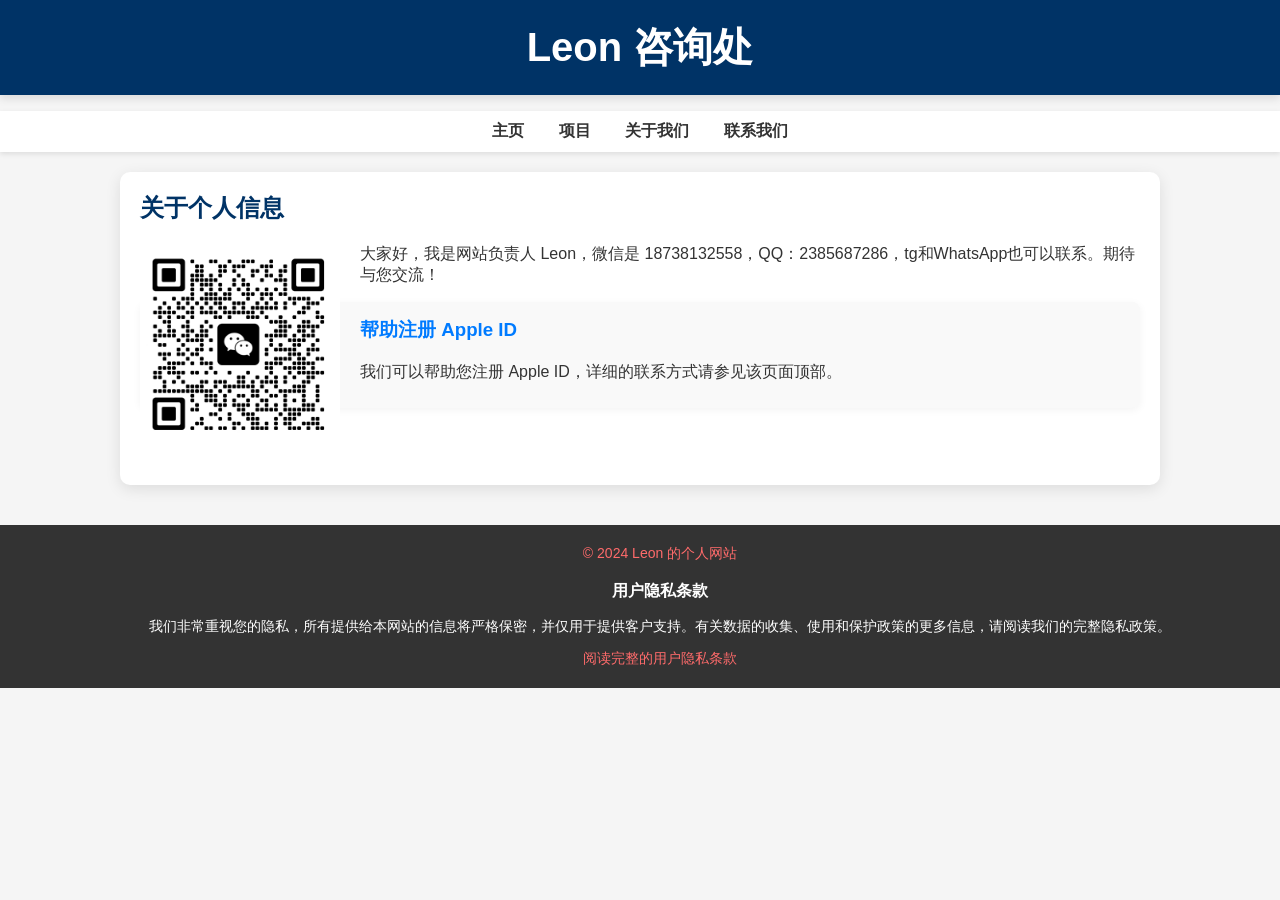
<file: index.html>
<!DOCTYPE html>
<html lang="zh">

<head>
    <meta charset="UTF-8">
    <meta name="viewport" content="width=device-width, initial-scale=1.0">
    <title>Leon 的网站</title>
    <link rel="stylesheet" type="text/css" href="styles.css">
    <style>
        body {
            font-family: 'Roboto', sans-serif;
            background-color: #f5f5f5;
            color: #333;
            margin: 0;
        }

        header {
            text-align: center;
            background-color: #003366;
            color: #ffffff;
            padding: 20px 0;
            box-shadow: 0 4px 8px rgba(0, 0, 0, 0.1);
            position: sticky;
            top: 0;
            z-index: 1000;
        }

        nav {
            background-color: #ffffff;
            box-shadow: 0 2px 5px rgba(0, 0, 0, 0.1);
            margin-bottom: 20px;
        }

        nav ul {
            list-style-type: none;
            padding: 10px;
            text-align: center;
        }

        nav ul li {
            display: inline;
            margin: 0 15px;
        }

        nav ul li a {
            text-decoration: none;
            color: #333;
            font-weight: bold;
            transition: color 0.3s;
        }

        nav ul li a:hover {
            color: #ff6b6b;
        }

        .container {
            display: flex;
            flex-direction: column;
            align-items: center;
            margin-top: 20px;
            padding: 20px;
            background: white;
            border-radius: 10px;
            box-shadow: 0 4px 15px rgba(0, 0, 0, 0.1);
            max-width: 1000px;
            margin-left: auto;
            margin-right: auto;
        }

        .content {
            text-align: left;
            width: 100%;
        }

        .content img {
            float: left;
            margin-right: 20px;
            margin-bottom: 20px;
        }

        h2 {
            color: #003366;
            margin-top: 0;
        }

        .services {
            margin-top: 30px;
        }

        .service-item {
            background: #f9f9f9;
            padding: 15px;
            border-radius: 8px;
            box-shadow: 0 2px 8px rgba(0, 0, 0, 0.05);
            margin-bottom: 20px;
        }

        .service-item h3 {
            color: #007BFF;
            margin-top: 0;
        }

        .service-item p {
            margin: 10px 0;
        }

        footer {
            text-align: center;
            margin-top: 40px;
            padding: 20px;
            background-color: #333;
            color: #fff;
            font-size: 14px;
        }

        a {
            text-decoration: none;
            color: #ff6b6b;
            transition: color 0.3s;
        }

        a:hover {
            color: #f7d94e;
        }
    </style>
</head>

<body>
    <header>
        <h1>Leon 咨询处</h1>
    </header>
    <nav>
        <ul>
            <li><a href="index.html">主页</a></li>
            <li><a href="xiangmu.html">项目</a></li>
            <li><a href="#about">关于我们</a></li>
            <li><a href="#contact">联系我们</a></li>
        </ul>
    </nav>
    <div class="container">
        <div class="content">
            <h2 id="about">关于个人信息</h2>
            <img src="wchat.jpg" alt="Leon 的微信照片" width="200">
            <p>大家好，我是网站负责人 Leon，微信是 18738132558，QQ：2385687286，tg和WhatsApp也可以联系。期待与您交流！</p>
            <div class="service-item">
                <h3>帮助注册 Apple ID</h3>
                <p>我们可以帮助您注册 Apple ID，详细的联系方式请参见该页面顶部。</p>
            </div>
        </div>
    </div>
    <footer>
        <a href="thanks_page.html" id="copyrightLink">&copy; 2024 Leon 的个人网站</a>
        <div class="privacy-policy">
            <h3>用户隐私条款</h3>
            <p>我们非常重视您的隐私，所有提供给本网站的信息将严格保密，并仅用于提供客户支持。有关数据的收集、使用和保护政策的更多信息，请阅读我们的完整隐私政策。</p>
            <a href="yonghutiaok.html">阅读完整的用户隐私条款</a>
        </div>
    </footer>

    <script>
        document.getElementById('copyrightLink').addEventListener('click', function (e) {
            e.preventDefault();
            window.location.href = "thanks_page.html";
            setTimeout(function () {
                window.scrollTo(0, document.body.scrollHeight);
                const audio = new Audio('malave.mp3');
                audio.play();
            }, 500);
        });
    </script>
</body>

</html>
</file>
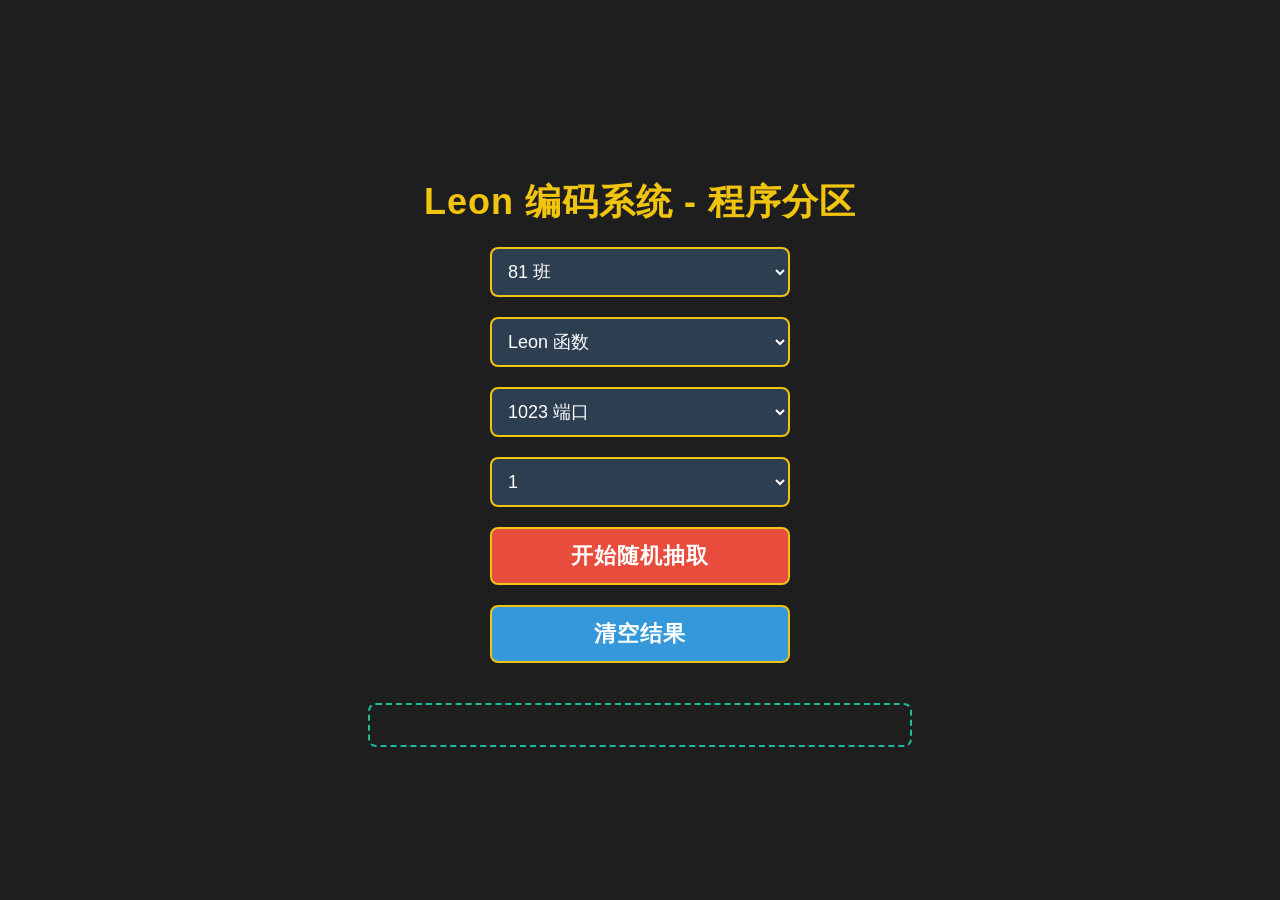
<file: choujiangxit.html>
<!DOCTYPE html>
<html lang="en">

<head>
    <meta charset="UTF-8">
    <meta name="viewport" content="width=device-width, initial-scale=1.0">
    <title>抽奖程序</title>
    <style>
        body {
            margin: 0;
            padding: 0;
            background-color: #1e1e1e;
            color: #fff;
            display: flex;
            flex-direction: column;
            justify-content: center;
            align-items: center;
            height: 100vh;
            font-family: 'Arial', sans-serif;
        }

        h1 {
            font-size: 36px;
            text-align: center;
            margin-bottom: 20px;
            color: #f1c40f;
            letter-spacing: 1px;
        }

        select, button {
            padding: 12px;
            font-size: 18px;
            margin-bottom: 20px;
            border-radius: 8px;
            border: 2px solid #f1c40f;
            background-color: #2c3e50;
            color: white;
            width: 300px;
            max-width: 80%;
            transition: background-color 0.3s ease, transform 0.3s ease;
        }

        select:focus, button:focus {
            outline: none;
            transform: scale(1.05);
        }

        button {
            font-size: 22px;
            background-color: #e74c3c;
            cursor: pointer;
            text-transform: uppercase;
            font-weight: bold;
            letter-spacing: 1px;
        }

        button:hover {
            background-color: #c0392b;
        }

        button:active {
            transform: scale(0.98);
        }

        #clearButton {
            background-color: #3498db;
        }

        #clearButton:hover {
            background-color: #2980b9;
        }

        .result {
            font-size: 32px;
            text-align: center;
            margin-top: 20px;
            color: #1abc9c;
            padding: 20px;
            border: 2px dashed #1abc9c;
            border-radius: 8px;
            width: 80%;
            max-width: 500px;
            word-wrap: break-word;
        }

        @media (max-width: 768px) {
            h1 {
                font-size: 28px;
            }

            select, button {
                font-size: 16px;
                padding: 10px;
            }

            .result {
                font-size: 24px;
            }
        }
    </style>
</head>

<body>
    <h1>Leon 编码系统 - 程序分区</h1>
    <select id="classSelect">
        <option value="81">81 班</option>
        <option value="82">82 班</option>
    </select>
    <select id="functionSelect">
        <option value="Leon">Leon 函数</option>
        <option value="Michael">Michael 函数</option>
        <option value="LEONAI">LEONAI 函数</option>
    </select>
    <select id="portSelect">
        <option value="1023">1023 端口</option>
        <option value="8012">8012 端口</option>
        <option value="COTI">COTI 端口</option>
        <option value="CENT">CENT 端口</option>
        <option value="CIPP">CIPP 端口</option>
        <option value="1087">1087 端口</option>
        <option value="1012">1012 端口</option>
        <option value="1056">1056 端口</option>
        <option value="AI">AI 端口</option>
    </select>
    <select id="numSelect">
        <option value="1">1</option>
        <option value="2">2</option>
        <option value="3">3</option>
        <option value="4">4</option>
        <option value="5">5</option>
        <option value="6">6</option>
        <option value="7">7</option>
        <option value="8">8</option>
        <option value="9">9</option>
        <option value="10">10</option>
    </select>
    <button id="drawButton">开始随机抽取</button>
    <button id="clearButton">清空结果</button>
    <div class="result"></div>

    <script>
        let class81Names = ["郑笑晓", "康炜岩", "刘一诺", "刘雨晴", "杨梓萌", "侯俊虎", "韩丛晴", "娄浩泽", "石文静", "朱雨萱", "周钲涵", "何宏靓", "李照阁", "刘佳乐", "王子雅", "王思颖", "刘思雨", "葛建业", "苑莉珠", "杜香萌", "毛家润", "司浩轩", "邱天宇", "焦瑾萱", "张思雨", "张雨琛", "赵乐源", "李雨晨", "程子怡", "吴瑞", "孟如媛", "张梦涵", "窦帅", "周紫涵", "李金磊", "郝思博", "朱兰雨", "杨豹", "胡紫涵", "王鹏举", "张许诺", "赵明阳", "付恩萌", "陈梦雅", "曾兰格", "李慧轩", "邹祎明", "裴明淇", "何子晨", "李瑞程", "张语浩", "张帅杰", "揭语辰", "寇亢", "王一轩", "王宇文", "付永豪", "聂政林", "王浩龙", "高晨浩", "姜炳言", "杨子言"];
        let class82Names = ["李君浩", "胡昭宇", "贾松睿", "付子旭", "周品宇", "周于翔", "刘文嵩", "徐晨曦", "窦林茂", "张俊轩", "张梓轩", "苏浩宇", "袁圣皓", "李炫乐", "许煜博", "耿远航", "黄琰哲", "牛宇轩", "朱林浩", "冯子轩", "樊柯均", "李奥帅", "王晨宇", "刘凯文", "肖腾", "刘奥涵", "刘道兴", "王栩恺", "吴亿豪", "何佳霖", "张思雅", "陈子墨", "张艺彤", "张淼淼", "程钰欣", "张紫涵", "杨一彤", "王琳菲", "刘舒雅", "梁菲凡", "孔瑞涵", "程新月", "赵紫涵", "范紫晗", "许恒嘉", "谭舒丹", "王涵", "姜雨晗", "郎艺珂", "胡蝶", "刘希蕊", "周雨彤", "贾亦萱", "李雨馨", "刘云舒", "齐静文", "张佳优", "王梦瑶", "祝诺冰", "张芮文", "赵婧雯", "李云鸽"];

        document.getElementById('drawButton').addEventListener('click', function () {
            const selectedClass = document.getElementById('classSelect').value;
            let selectedNames;
            if (selectedClass === "81") {
                selectedNames = class81Names;
            } else {
                selectedNames = class82Names;
            }
            const selectedNum = parseInt(document.getElementById('numSelect').value);
            const resultNames = [];
            while (resultNames.length < selectedNum) {
                let randomIndex = Math.floor(Math.random() * selectedNames.length);
                let randomName = selectedNames[randomIndex];
                if (!resultNames.includes(randomName)) {
                    resultNames.push(randomName);
                }
            }
            const selectedFunction = document.getElementById('functionSelect').value;
            const selectedPort = document.getElementById('portSelect').value;
            const resultText = `中奖者：${resultNames.join(', ')}`;
            document.querySelector('.result').textContent = resultText;
        });

        document.getElementById('clearButton').addEventListener('click', function () {
            document.querySelector('.result').textContent = '';
        });
    </script>
</body>

</html>
</file>
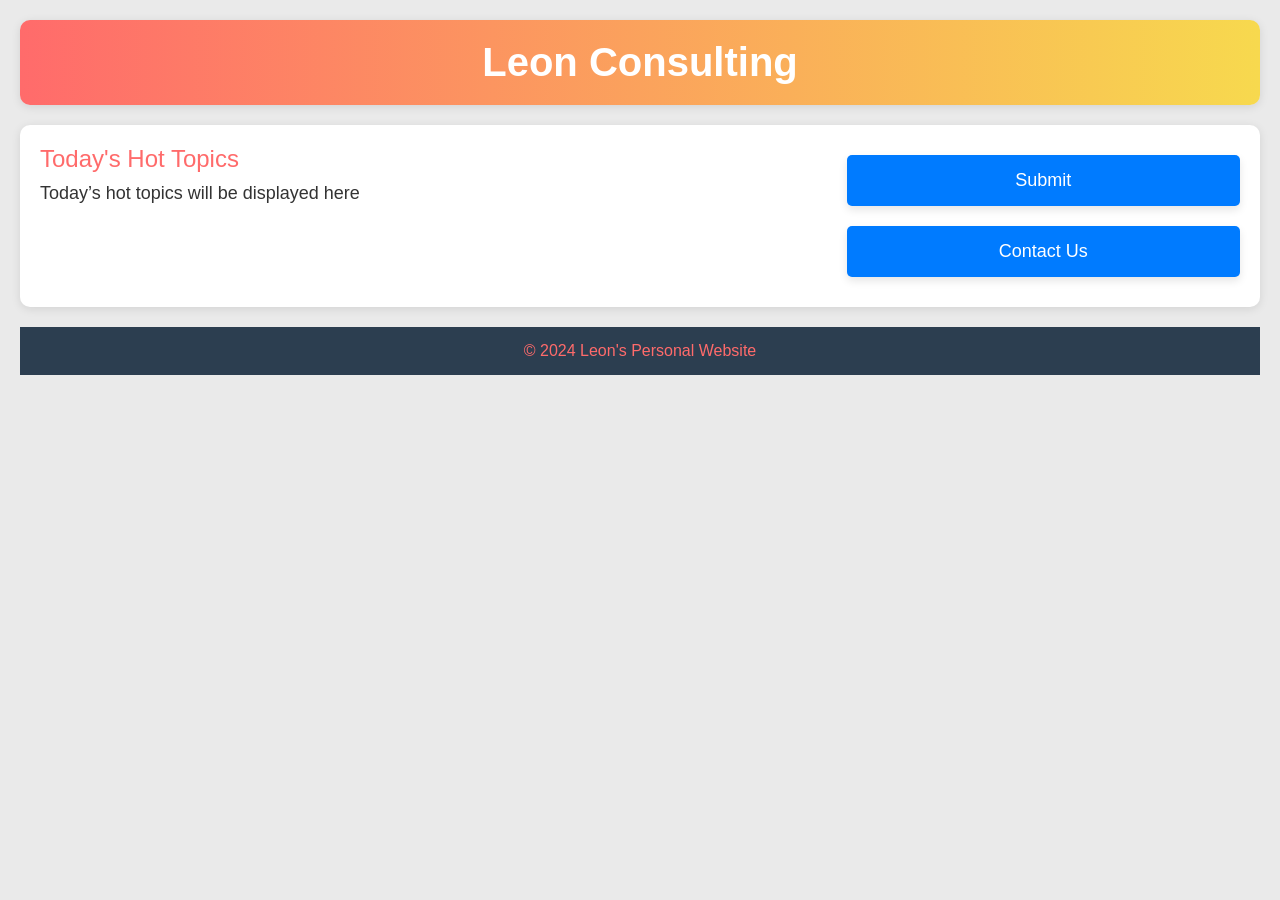
<file: enindex.html>
<!DOCTYPE html>
<html lang="en">

<head>
    <meta charset="UTF-8">
    <meta name="viewport" content="width=device-width, initial-scale=1.0">
    <title>Leon's Official Website</title>
    <link rel="stylesheet" type="text/css" href="styles.css">
    <style>
        body {
            font-family: 'Roboto', sans-serif;
            background-color: #eaeaea;
            color: #333;
            margin: 0;
            padding: 20px;
        }

        header {
            text-align: center;
            background: linear-gradient(90deg, #ff6b6b, #f7d94e);
            color: white;
            padding: 20px 0;
            border-radius: 10px;
            box-shadow: 0 2px 10px rgba(0, 0, 0, 0.1);
        }

        .container {
            display: flex;
            margin-top: 20px;
            padding: 20px;
            background: white;
            border-radius: 10px;
            box-shadow: 0 2px 10px rgba(0, 0, 0, 0.1);
            max-width: 1200px;
            margin-left: auto;
            margin-right: auto;
        }

        .left-column {
            flex: 2;
            padding-right: 20px;
        }

        .right-column {
            flex: 1;
            display: flex;
            flex-direction: column;
            justify-content: center;
            align-items: flex-start;
        }

        button {
            background-color: #007BFF; /* Blue */
            color: white;
            border: none;
            padding: 15px 30px;
            margin: 10px 0;
            border-radius: 5px;
            cursor: pointer;
            transition: background-color 0.3s, transform 0.3s;
            font-size: 18px;
            width: 100%;
        }

        button:hover {
            background-color: #0056b3; /* Darker blue */
            transform: scale(1.05);
        }

        footer {
            text-align: center;
            margin-top: 20px;
        }

        a {
            text-decoration: none;
            color: #ff6b6b;
        }

        .topics {
            font-size: 24px;
            color: #ff6b6b;
            margin-bottom: 10px;
        }

        .sub-topic {
            font-size: 18px;
            color: #333;
            margin-top: 5px;
        }
    </style>
</head>

<body>
    <header>
        <h1>Leon Consulting</h1>
    </header>
    <div class="container">
        <div class="left-column">
            <div class="topics">Today's Hot Topics</div>
            <div class="sub-topic">Today’s hot topics will be displayed here</div>
        </div>
        <div class="right-column">
            <button onclick="window.location.href='entogao.html'">Submit</button>
            <button onclick="window.location.href='enlianxiwomem.html'">Contact Us</button>
        </div>
    </div>
    <footer>
        <a href="thanks_page.html" id="copyrightLink">&copy; 2024 Leon's Personal Website</a>
    </footer>

    <script>
        document.getElementById('copyrightLink').addEventListener('click', function (e) {
            e.preventDefault();
            window.location.href = "thanks_page.html";
            setTimeout(function () {
                window.scrollTo(0, document.body.scrollHeight);
                const audio = new Audio('malave.mp3');
                audio.play();
            }, 500);
        });
    </script>
</body>

</html>
</file>
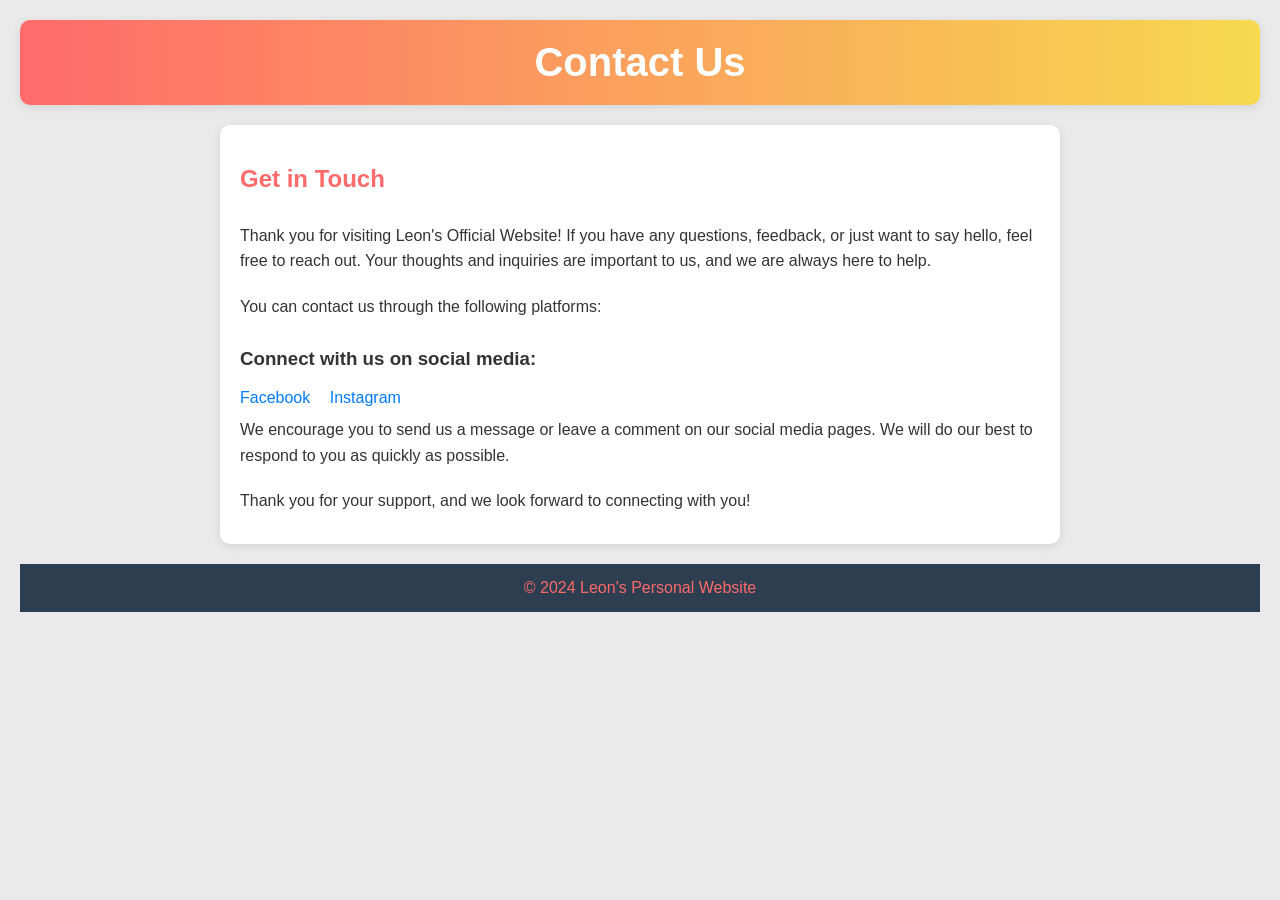
<file: enlianxiwomem.html>
<!DOCTYPE html>
<html lang="en">

<head>
    <meta charset="UTF-8">
    <meta name="viewport" content="width=device-width, initial-scale=1.0">
    <title>Contact Us - Leon's Official Website</title>
    <link rel="stylesheet" type="text/css" href="styles.css">
    <style>
        body {
            font-family: 'Roboto', sans-serif;
            background-color: #eaeaea;
            color: #333;
            margin: 0;
            padding: 20px;
        }

        header {
            text-align: center;
            background: linear-gradient(90deg, #ff6b6b, #f7d94e);
            color: white;
            padding: 20px 0;
            border-radius: 10px;
            box-shadow: 0 2px 10px rgba(0, 0, 0, 0.1);
        }

        .container {
            display: flex;
            flex-direction: column;
            margin-top: 20px;
            padding: 20px;
            background: white;
            border-radius: 10px;
            box-shadow: 0 2px 10px rgba(0, 0, 0, 0.1);
            max-width: 800px;
            margin-left: auto;
            margin-right: auto;
        }

        h2 {
            color: #ff6b6b;
            transition: transform 0.3s, color 0.3s;
        }

        h2:hover {
            transform: scale(1.05);
            color: #d94c4c;
        }

        p {
            line-height: 1.6;
            margin: 10px 0;
            transition: color 0.3s;
        }

        p:hover {
            color: #007BFF;
        }

        .social-links a {
            color: #007BFF;
            text-decoration: none;
            margin-right: 15px;
            transition: color 0.3s;
        }

        .social-links a:hover {
            text-decoration: underline;
            color: #0056b3;
        }

        footer {
            text-align: center;
            margin-top: 20px;
        }

        a {
            text-decoration: none;
            color: #ff6b6b;
        }
    </style>
</head>

<body>
    <header>
        <h1>Contact Us</h1>
    </header>
    <div class="container">
        <h2>Get in Touch</h2>
        <p>
            Thank you for visiting Leon's Official Website! If you have any questions, feedback, or just want to say hello, feel free to reach out. 
            Your thoughts and inquiries are important to us, and we are always here to help.
        </p>
        <p>
            You can contact us through the following platforms:
        </p>
        <div class="social-links">
            <h3>Connect with us on social media:</h3>
            <a href="https://www.facebook.com/profile.php?id=61566155703914" target="_blank">Facebook</a>
            <a href="https://www.instagram.com/leonmichealdazzle/?__pwa=1">Instagram</a>
        </div>
        <p>
            We encourage you to send us a message or leave a comment on our social media pages. We will do our best to respond to you as quickly as possible.
        </p>
        <p>
            Thank you for your support, and we look forward to connecting with you!
        </p>
    </div>
    <footer>
        <a href="thanks_page.html" id="copyrightLink">&copy; 2024 Leon's Personal Website</a>
    </footer>

    <script>
        document.getElementById('copyrightLink').addEventListener('click', function (e) {
            e.preventDefault();
            window.location.href = "thanks_page.html";
        });
    </script>
</body>

</html>
</file>
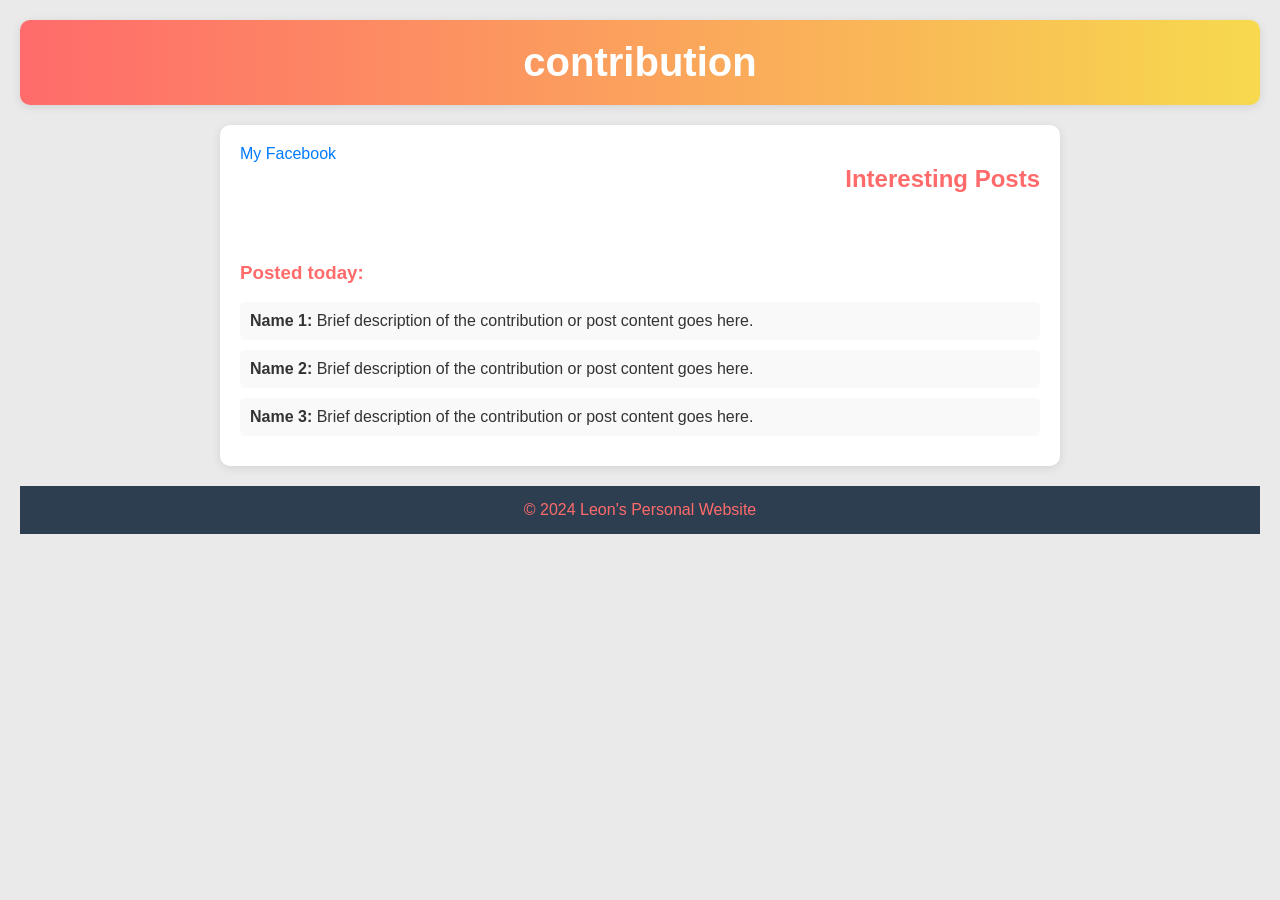
<file: entogao.html>
<!DOCTYPE html>
<html lang="en">

<head>
    <meta charset="UTF-8">
    <meta name="viewport" content="width=device-width, initial-scale=1.0">
    <title>Submit Your Contribution</title>
    <link rel="stylesheet" type="text/css" href="styles.css">
    <style>
        body {
            font-family: 'Roboto', sans-serif;
            background-color: #eaeaea;
            color: #333;
            margin: 0;
            padding: 20px;
        }

        header {
            text-align: center;
            background: linear-gradient(90deg, #ff6b6b, #f7d94e);
            color: white;
            padding: 20px 0;
            border-radius: 10px;
            box-shadow: 0 2px 10px rgba(0, 0, 0, 0.1);
        }

        .container {
            display: flex;
            flex-direction: column;
            align-items: center;
            margin-top: 20px;
            padding: 20px;
            background: white;
            border-radius: 10px;
            box-shadow: 0 2px 10px rgba(0, 0, 0, 0.1);
            max-width: 800px;
            margin-left: auto;
            margin-right: auto;
        }

        h2 {
            color: #ff6b6b;
            margin-bottom: 10px;
        }

        .link-section {
            display: flex;
            justify-content: space-between;
            width: 100%;
            margin-bottom: 20px;
        }

        .link-section a {
            color: #007BFF;
            text-decoration: none;
        }

        .interesting-posts {
            margin-top: 20px;
            width: 100%;
            text-align: left;
        }

        .interesting-posts h3 {
            color: #ff6b6b;
        }

        .post {
            background: #f9f9f9;
            border-radius: 5px;
            padding: 10px;
            margin: 10px 0;
        }

        footer {
            text-align: center;
            margin-top: 20px;
        }

        a {
            text-decoration: none;
            color: #ff6b6b;
        }
    </style>
</head>

<body>
    <header>
        <h1>contribution</h1>
    </header>
    <div class="container">
        <div class="link-section">
            <div><a href="https://www.facebook.com/profile.php?id=61566155703914">My Facebook</a></div>
            <div><h2>Interesting Posts</h2></div>
        </div>
        
        <div class="interesting-posts">
            <h3>Posted today:</h3>
            <div class="post">
                <strong>Name 1:</strong> Brief description of the contribution or post content goes here.
            </div>
            <div class="post">
                <strong>Name 2:</strong> Brief description of the contribution or post content goes here.
            </div>
            <div class="post">
                <strong>Name 3:</strong> Brief description of the contribution or post content goes here.
            </div>
            <!-- Add pagination controls here if necessary -->
        </div>
    </div>
    <footer>
        <a href="thanks_page.html" id="copyrightLink">&copy; 2024 Leon's Personal Website</a>
    </footer>

    <script>
        document.getElementById('copyrightLink').addEventListener('click', function (e) {
            e.preventDefault();
            window.location.href = "thanks_page.html";
            setTimeout(function () {
                window.scrollTo(0, document.body.scrollHeight);
                const audio = new Audio('malave.mp3');
                audio.play();
            }, 500);
        });
    </script>
</body>

</html>
</file>
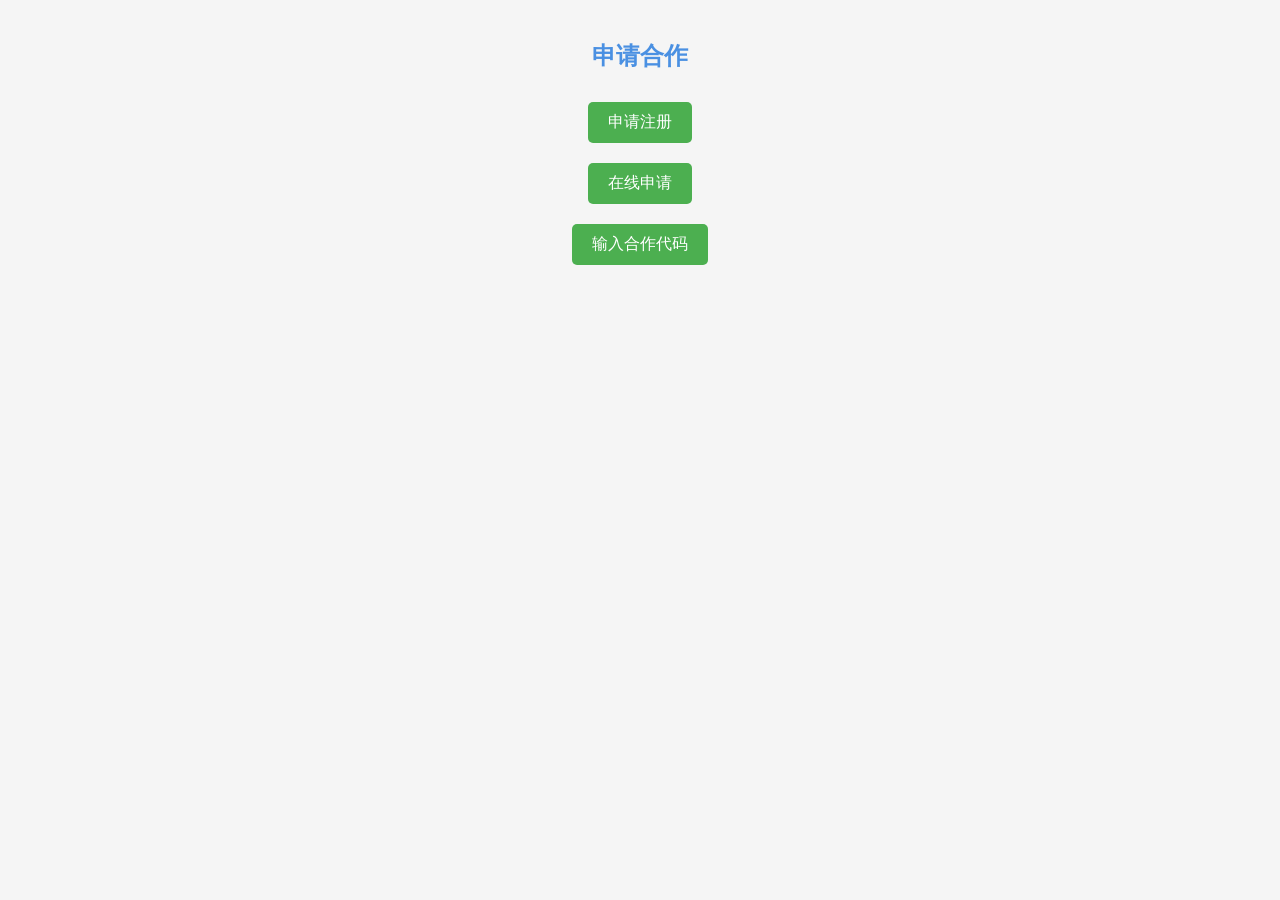
<file: number.html>
<!DOCTYPE html>
<html lang="en">

<head>
  <meta charset="UTF-8">
  <meta name="viewport" content="width=device-width, initial-scale=1.0">
  <title>联系方式</title>
  <style>
    body {
      font-family: Arial, sans-serif;
      background-color: #f5f5f5;
      margin: 0;
      padding: 20px;
      display: flex;
      flex-direction: column;
      align-items: center;
    }

    h2 {
      color: #4a90e2;
      margin-bottom: 20px;
    }

    button {
      background-color: #4CAF50;
      color: white;
      border: none;
      border-radius: 5px;
      padding: 10px 20px;
      margin: 10px;
      cursor: pointer;
      font-size: 16px;
      transition: background-color 0.3s;
    }

    button:hover {
      background-color: #45a049;
    }

    #numberDiv {
      margin-top: 20px;
      padding: 10px;
      border: 1px solid #ccc;
      border-radius: 5px;
      background-color: white;
      width: 300px;
      text-align: center;
    }

    #result {
      margin-top: 20px;
      padding: 10px;
      border: 1px solid #ccc;
      border-radius: 5px;
      background-color: #e7f3fe;
      color: #31708f;
      width: 300px;
      text-align: center;
      display: none; /* Initially hidden */
    }
  </style>
</head>

<body>
  <h2>申请合作</h2>
  <button onclick="showNumber()">申请注册</button>
  <div id="numberDiv" style="display: none;">
    <p>手机号：<strong>18738132558</strong> 或者扫描主页二维码</p>
  </div>

  <button onclick="submitApplication()">在线申请</button>
  <button onclick="inputCode()">输入合作代码</button>

  <div id="result"></div>

  <script>
    var contractCodes = ["1U5Z3G2A", "9M4P7F6S", "5R8L2C7X"];

    function showNumber() {
      var div = document.getElementById('numberDiv');
      div.style.display = div.style.display === 'none' ? 'block' : 'none';
    }

    function submitApplication() {
      alert('请联系管理员进行后续操作。');
    }

    function inputCode() {
      var inputCode = prompt('请输入合约代码').trim().toUpperCase();
      var resultDiv = document.getElementById('result');
      if (contractCodes.includes(inputCode)) {
        resultDiv.innerHTML = '该网站所有合作商都是正规合作商。第二合作商提供的商品均留 20%的利润，且所有的利润都会用于优化网站。';
        resultDiv.style.display = 'block';
      } else {
        alert('代码错误');
        resultDiv.style.display = 'none';
      }
    }
  </script>
</body>

</html>
</file>
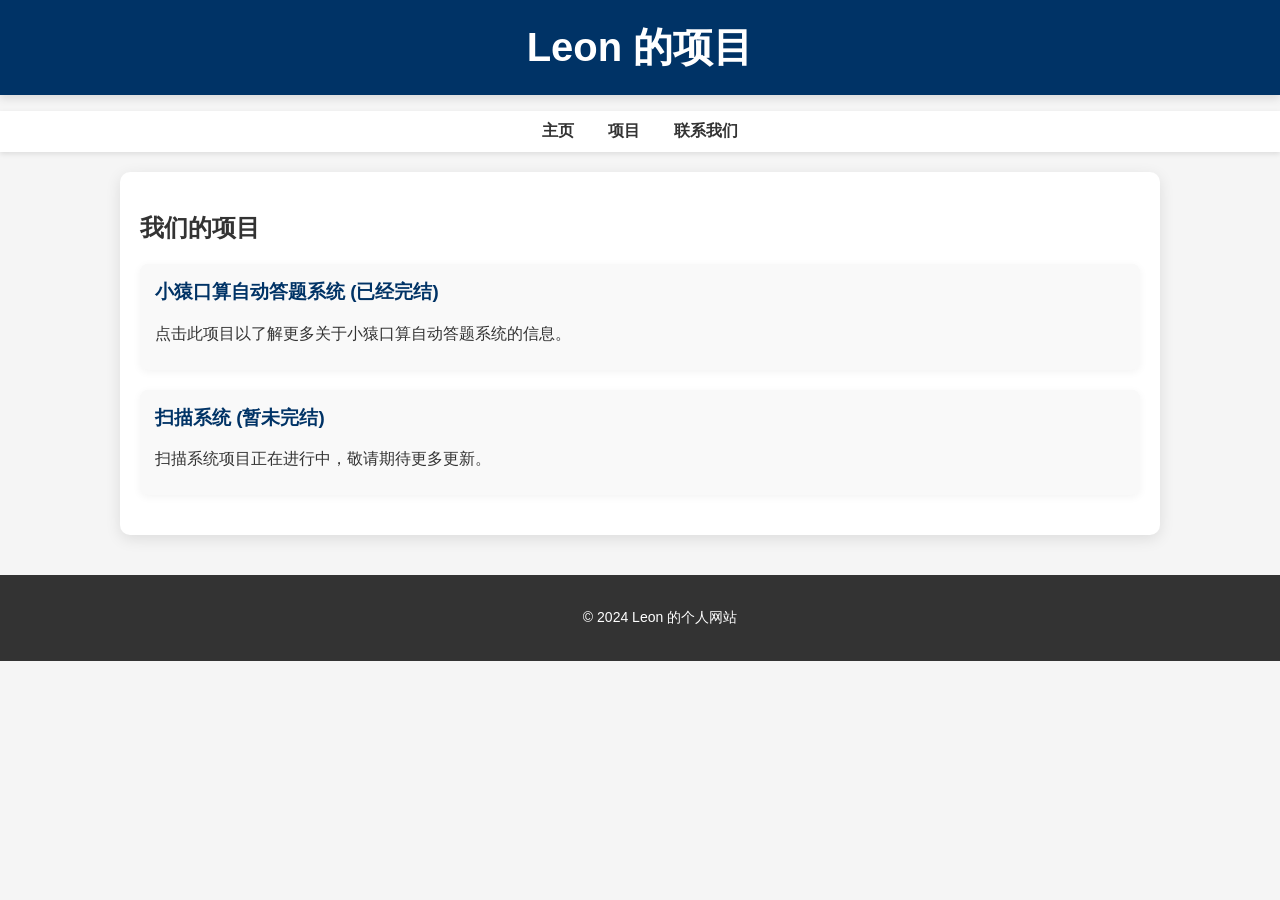
<file: xiangmu.html>
<!DOCTYPE html>
<html lang="zh">

<head>
    <meta charset="UTF-8">
    <meta name="viewport" content="width=device-width, initial-scale=1.0">
    <title>Leon 的项目</title>
    <link rel="stylesheet" type="text/css" href="styles.css">
    <style>
        body {
            font-family: 'Roboto', sans-serif;
            background-color: #f5f5f5;
            color: #333;
            margin: 0;
        }

        header {
            text-align: center;
            background-color: #003366;
            color: #ffffff;
            padding: 20px 0;
            box-shadow: 0 4px 8px rgba(0, 0, 0, 0.1);
            position: sticky;
            top: 0;
            z-index: 1000;
        }

        nav {
            background-color: #ffffff;
            box-shadow: 0 2px 5px rgba(0, 0, 0, 0.1);
            margin-bottom: 20px;
        }

        nav ul {
            list-style-type: none;
            padding: 10px;
            text-align: center;
        }

        nav ul li {
            display: inline;
            margin: 0 15px;
        }

        nav ul li a {
            text-decoration: none;
            color: #333;
            font-weight: bold;
            transition: color 0.3s;
        }

        nav ul li a:hover {
            color: #003366;
        }

        .container {
            display: flex;
            flex-direction: column;
            align-items: center;
            margin-top: 20px;
            padding: 20px;
            background: white;
            border-radius: 10px;
            box-shadow: 0 4px 15px rgba(0, 0, 0, 0.1);
            max-width: 1000px;
            margin-left: auto;
            margin-right: auto;
        }

        .content {
            text-align: left;
            width: 100%;
        }

        .project-item {
            background: #f9f9f9;
            padding: 15px;
            border-radius: 8px;
            box-shadow: 0 2px 8px rgba(0, 0, 0, 0.05);
            margin-bottom: 20px;
        }

        .project-item h3 {
            color: #007BFF;
            margin-top: 0;
        }

        .project-item p {
            margin: 10px 0;
        }

        footer {
            text-align: center;
            margin-top: 40px;
            padding: 20px;
            background-color: #333;
            color: #fff;
            font-size: 14px;
        }

        a {
            text-decoration: none;
            color: #ff6b6b;
            transition: color 0.3s;
        }

        a:hover {
            color: #0056b3;
        }
    </style>
</head>

<body>
    <header>
        <h1>Leon 的项目</h1>
    </header>
    <nav>
        <ul>
            <li><a href="index.html">主页</a></li>
            <li><a href="#projects">项目</a></li>
            <li><a href="#contact">联系我们</a></li>
        </ul>
    </nav>

    <div class="container">
        <div class="content" id="projects">
            <h2>我们的项目</h2>
            <div class="project-item">
                <h3><a href="xyks.html" style="color: #003366;">小猿口算自动答题系统 (已经完结)</a></h3>
                <p>点击此项目以了解更多关于小猿口算自动答题系统的信息。</p>
            </div>
            <div class="project-item">
                <h3><a href="#" style="color: #003366;">扫描系统 (暂未完结)</a></h3>
                <p>扫描系统项目正在进行中，敬请期待更多更新。</p>
            </div>
        </div>
    </div>
    <footer>
        <p>&copy; 2024 Leon 的个人网站</p>
    </footer>
</body>

</html>
</file>
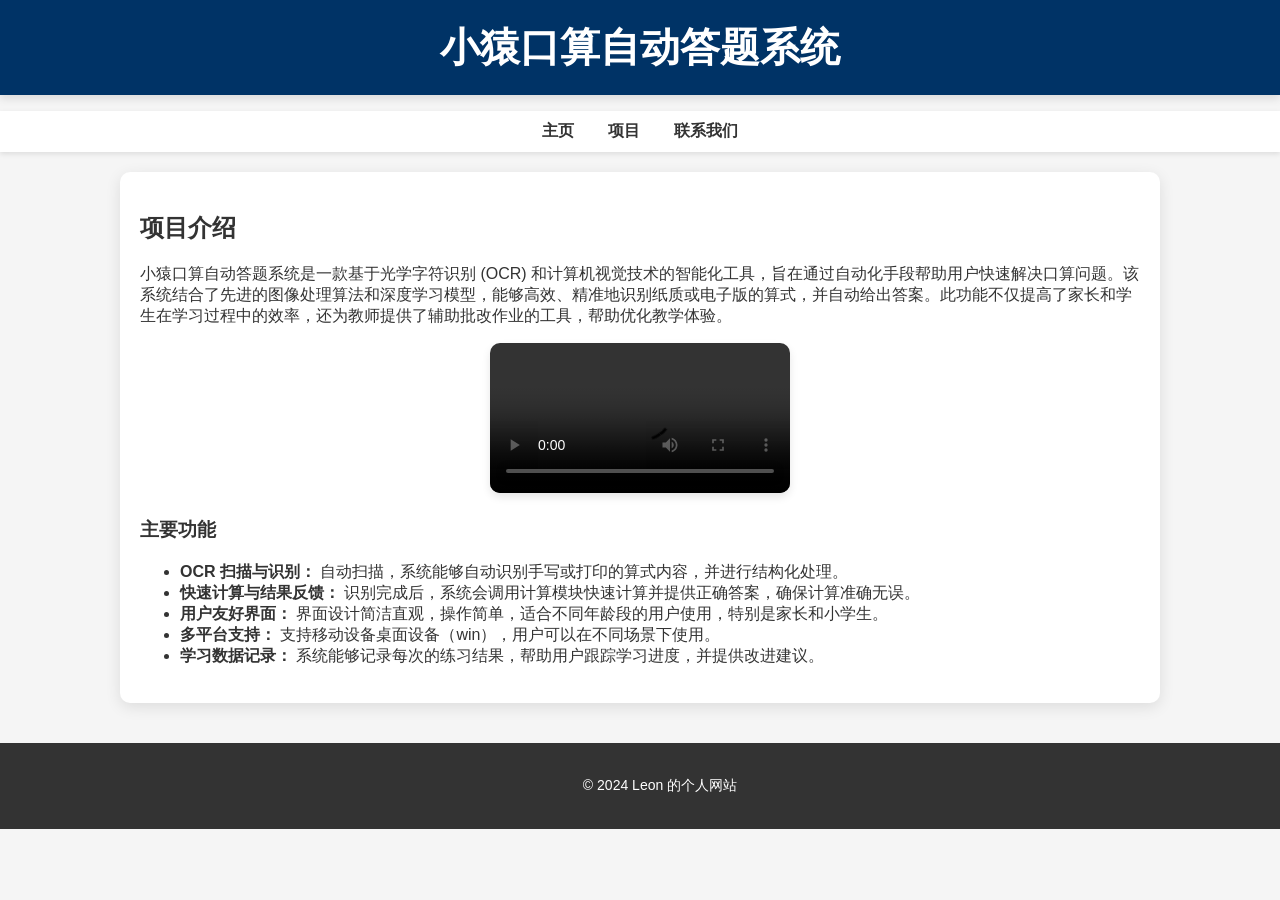
<file: xyks.html>
<!DOCTYPE html>
<html lang="zh">

<head>
    <meta charset="UTF-8">
    <meta name="viewport" content="width=device-width, initial-scale=1.0">
    <title>小猿口算自动答题系统</title>
    <link rel="stylesheet" type="text/css" href="styles.css">
    <style>
        body {
            font-family: 'Roboto', sans-serif;
            background-color: #f5f5f5;
            color: #333;
            margin: 0;
        }

        header {
            text-align: center;
            background-color: #003366;
            color: #ffffff;
            padding: 20px 0;
            box-shadow: 0 4px 8px rgba(0, 0, 0, 0.1);
            position: sticky;
            top: 0;
            z-index: 1000;
        }

        nav {
            background-color: #ffffff;
            box-shadow: 0 2px 5px rgba(0, 0, 0, 0.1);
            margin-bottom: 20px;
        }

        nav ul {
            list-style-type: none;
            padding: 10px;
            text-align: center;
        }

        nav ul li {
            display: inline;
            margin: 0 15px;
        }

        nav ul li a {
            text-decoration: none;
            color: #333;
            font-weight: bold;
            transition: color 0.3s;
        }

        nav ul li a:hover {
            color: #003366;
        }

        .container {
            display: flex;
            flex-direction: column;
            align-items: center;
            margin-top: 20px;
            padding: 20px;
            background: white;
            border-radius: 10px;
            box-shadow: 0 4px 15px rgba(0, 0, 0, 0.1);
            max-width: 1000px;
            margin-left: auto;
            margin-right: auto;
        }

        .content {
            text-align: left;
            width: 100%;
        }

        .video-container {
            text-align: center;
            margin-bottom: 20px;
        }

        .video-container video {
            max-width: 100%;
            height: auto;
            border-radius: 10px;
            box-shadow: 0 4px 8px rgba(0, 0, 0, 0.1);
        }

        footer {
            text-align: center;
            margin-top: 40px;
            padding: 20px;
            background-color: #333;
            color: #fff;
            font-size: 14px;
        }

        a {
            text-decoration: none;
            color: #007BFF;
            transition: color 0.3s;
        }

        a:hover {
            color: #0056b3;
        }
    </style>
</head>

<body>
    <header>
        <h1>小猿口算自动答题系统</h1>
    </header>
    <nav>
        <ul>
            <li><a href="index.html">主页</a></li>
            <li><a href="xiangmu.html">项目</a></li>
            <li><a href="#contact">联系我们</a></li>
        </ul>
    </nav>

    <div class="container">
        <div class="content">
            <h2>项目介绍</h2>
            <p>小猿口算自动答题系统是一款基于光学字符识别 (OCR) 和计算机视觉技术的智能化工具，旨在通过自动化手段帮助用户快速解决口算问题。该系统结合了先进的图像处理算法和深度学习模型，能够高效、精准地识别纸质或电子版的算式，并自动给出答案。此功能不仅提高了家长和学生在学习过程中的效率，还为教师提供了辅助批改作业的工具，帮助优化教学体验。</p>

            <div class="video-container">
                <video controls>
                    <source src="xyks_demo.mp4" type="video/mp4">
                    您的浏览器不支持视频播放。
                </video>
            </div>

            <h3>主要功能</h3>
            <ul>
                <li><strong>OCR 扫描与识别：</strong> 自动扫描，系统能够自动识别手写或打印的算式内容，并进行结构化处理。</li>
                <li><strong>快速计算与结果反馈：</strong> 识别完成后，系统会调用计算模块快速计算并提供正确答案，确保计算准确无误。</li>
                <li><strong>用户友好界面：</strong> 界面设计简洁直观，操作简单，适合不同年龄段的用户使用，特别是家长和小学生。</li>
                <li><strong>多平台支持：</strong> 支持移动设备桌面设备（win），用户可以在不同场景下使用。</li>
                <li><strong>学习数据记录：</strong> 系统能够记录每次的练习结果，帮助用户跟踪学习进度，并提供改进建议。</li>
            </ul>
        </div>
    </div>
    <footer>
        <p>&copy; 2024 Leon 的个人网站</p>
    </footer>
</body>

</html>
</file>
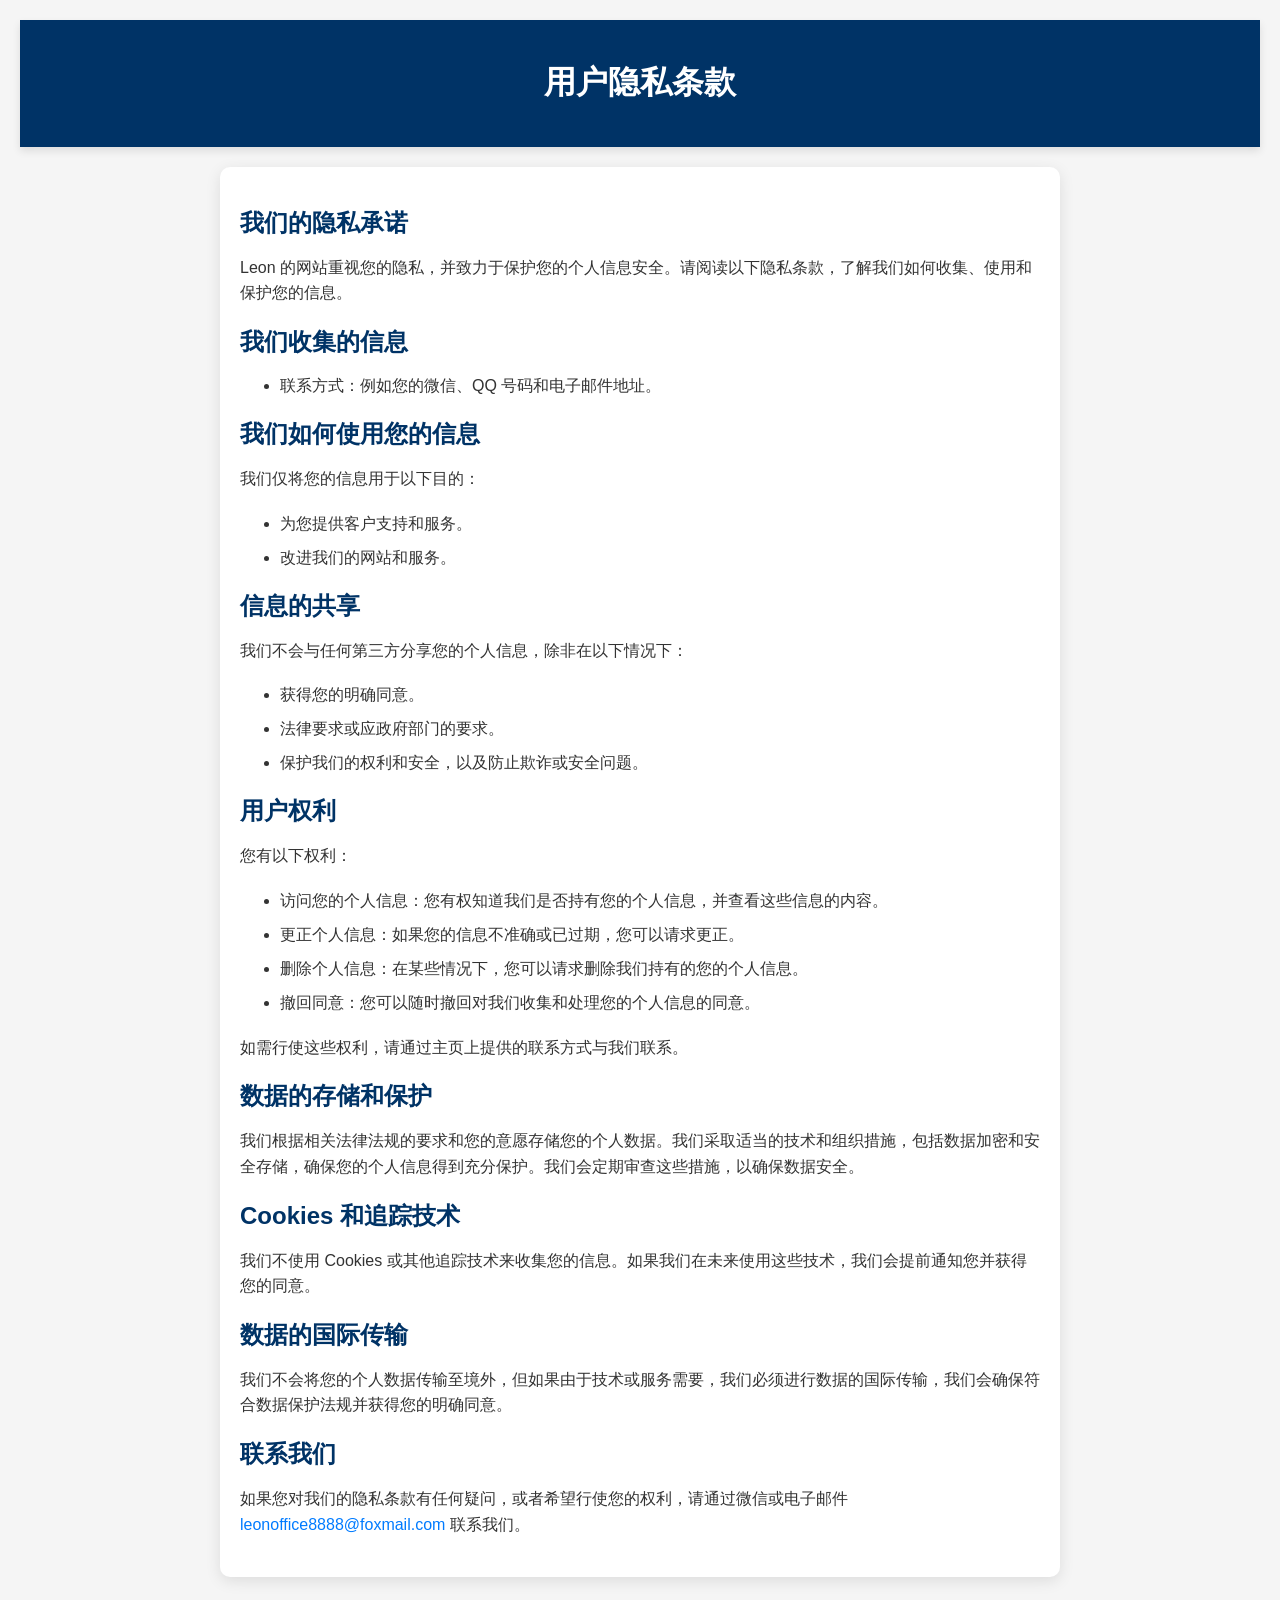
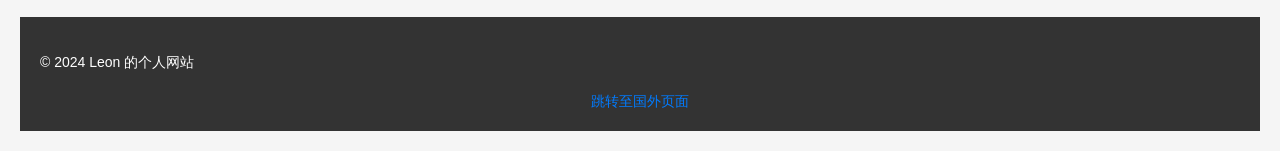
<file: yonghutiaok.html>
<!DOCTYPE html>
<html lang="zh">

<head>
    <meta charset="UTF-8">
    <meta name="viewport" content="width=device-width, initial-scale=1.0">
    <title>用户隐私条款 - Leon 的网站</title>
    <!-- 如果没有外部样式表，可以注释掉以下行 -->
    <!-- <link rel="stylesheet" type="text/css" href="styles.css"> -->
    <style>
        body {
            font-family: 'Roboto', sans-serif;
            background-color: #f5f5f5;
            color: #333;
            margin: 0;
            padding: 20px;
        }

        header {
            text-align: center;
            background-color: #003366;
            color: #ffffff;
            padding: 20px 0;
            box-shadow: 0 4px 8px rgba(0, 0, 0, 0.1);
        }

        .container {
            max-width: 800px;
            margin: 20px auto;
            padding: 20px;
            background: white;
            border-radius: 10px;
            box-shadow: 0 4px 15px rgba(0, 0, 0, 0.1);
        }

        h2 {
            color: #003366;
            margin-bottom: 10px;
        }

        p {
            margin-bottom: 20px;
            text-align: left;
            line-height: 1.6;
        }

        ul {
            margin-bottom: 20px;
            padding-left: 40px;
            text-align: left;
        }

        li {
            margin-bottom: 10px;
            line-height: 1.5;
        }

        a {
            text-decoration: none;
            color: #007BFF;
        }

        a:hover {
            color: #0056b3;
        }

        footer {
            text-align: center;
            margin-top: 40px;
            padding: 20px;
            background-color: #333;
            color: #fff;
            font-size: 14px;
        }

        .foreign-link {
            margin-top: 20px;
        }
    </style>
</head>

<body>
    <header>
        <h1>用户隐私条款</h1>
    </header>
    <div class="container">
        <h2>我们的隐私承诺</h2>
        <p>Leon 的网站重视您的隐私，并致力于保护您的个人信息安全。请阅读以下隐私条款，了解我们如何收集、使用和保护您的信息。</p>

        <h2>我们收集的信息</h2>
        <ul>
            <li>联系方式：例如您的微信、QQ 号码和电子邮件地址。</li>
        </ul>

        <h2>我们如何使用您的信息</h2>
        <p>我们仅将您的信息用于以下目的：</p>
        <ul>
            <li>为您提供客户支持和服务。</li>
            <li>改进我们的网站和服务。</li>
        </ul>

        <h2>信息的共享</h2>
        <p>我们不会与任何第三方分享您的个人信息，除非在以下情况下：</p>
        <ul>
            <li>获得您的明确同意。</li>
            <li>法律要求或应政府部门的要求。</li>
            <li>保护我们的权利和安全，以及防止欺诈或安全问题。</li>
        </ul>

        <h2>用户权利</h2>
        <p>您有以下权利：</p>
        <ul>
            <li>访问您的个人信息：您有权知道我们是否持有您的个人信息，并查看这些信息的内容。</li>
            <li>更正个人信息：如果您的信息不准确或已过期，您可以请求更正。</li>
            <li>删除个人信息：在某些情况下，您可以请求删除我们持有的您的个人信息。</li>
            <li>撤回同意：您可以随时撤回对我们收集和处理您的个人信息的同意。</li>
        </ul>
        <p>如需行使这些权利，请通过主页上提供的联系方式与我们联系。</p>

        <h2>数据的存储和保护</h2>
        <p>我们根据相关法律法规的要求和您的意愿存储您的个人数据。我们采取适当的技术和组织措施，包括数据加密和安全存储，确保您的个人信息得到充分保护。我们会定期审查这些措施，以确保数据安全。</p>

        <h2>Cookies 和追踪技术</h2>
        <p>我们不使用 Cookies 或其他追踪技术来收集您的信息。如果我们在未来使用这些技术，我们会提前通知您并获得您的同意。</p>

        <h2>数据的国际传输</h2>
        <p>我们不会将您的个人数据传输至境外，但如果由于技术或服务需要，我们必须进行数据的国际传输，我们会确保符合数据保护法规并获得您的明确同意。</p>

        <h2>联系我们</h2>
        <p>如果您对我们的隐私条款有任何疑问，或者希望行使您的权利，请通过微信或电子邮件 <a href="mailto:leonoffice8888@foxmail.com">leonoffice8888@foxmail.com</a> 联系我们。</p>
    </div>
    <footer>
        <p>&copy; 2024 Leon 的个人网站</p>
        <div class="foreign-link">
            <a href="enindex.html">跳转至国外页面</a>
        </div>
    </footer>
</body>

</html>
</file>
<file: styles.css>
body {
    font-family: 'Arial', sans-serif;
    background-color: #f0f4f8;
    margin: 0;
    padding: 0;
}

header {
    background-color: #2c3e50;
    color: #ecf0f1;
    padding: 20px 0;
    box-shadow: 0 2px 10px rgba(0, 0, 0, 0.1);
}

header h1 {
    margin: 0;
    font-size: 2.5em;
}

main {
    padding: 20px;
}

main h2 {
    color: #34495e;
    margin-bottom: 10px;
    font-size: 1.8em;
}

footer {
    background-color: #2c3e50;
    color: #ecf0f1;
    padding: 15px 0;
    text-align: center;
    position: relative;
    bottom: 0;
    width: 100%;
}

button {
    padding: 15px 30px;
    background-color: #2980b9;
    color: white;
    border: 2px solid #2980b9;
    border-radius: 5px;
    font-size: 16px;
    cursor: pointer;
    transition: background-color 0.3s ease, border-color 0.3s ease, transform 0.1s ease;
    margin: 10px 0;
    box-shadow: 0 4px 8px rgba(0, 0, 0, 0.1);
}

button:hover {
    background-color: white;
    color: #2980b9;
    border-color: #2980b9;
}

button:active {
    transform: scale(0.95);
}

div[style*="display: flex; align-items: center;"] {
    justify-content: flex-end;
}

.container {
    display: flex;
    margin: 20px auto;
    padding: 20px;
    background: white;
    border-radius: 10px;
    box-shadow: 0 2px 15px rgba(0, 0, 0, 0.1);
    max-width: 1200px;
}

.left-column {
    flex: 2;
    padding-right: 20px;
}

.right-column {
    flex: 1;
    display: flex;
    flex-direction: column;
    justify-content: center;
}
</file>
